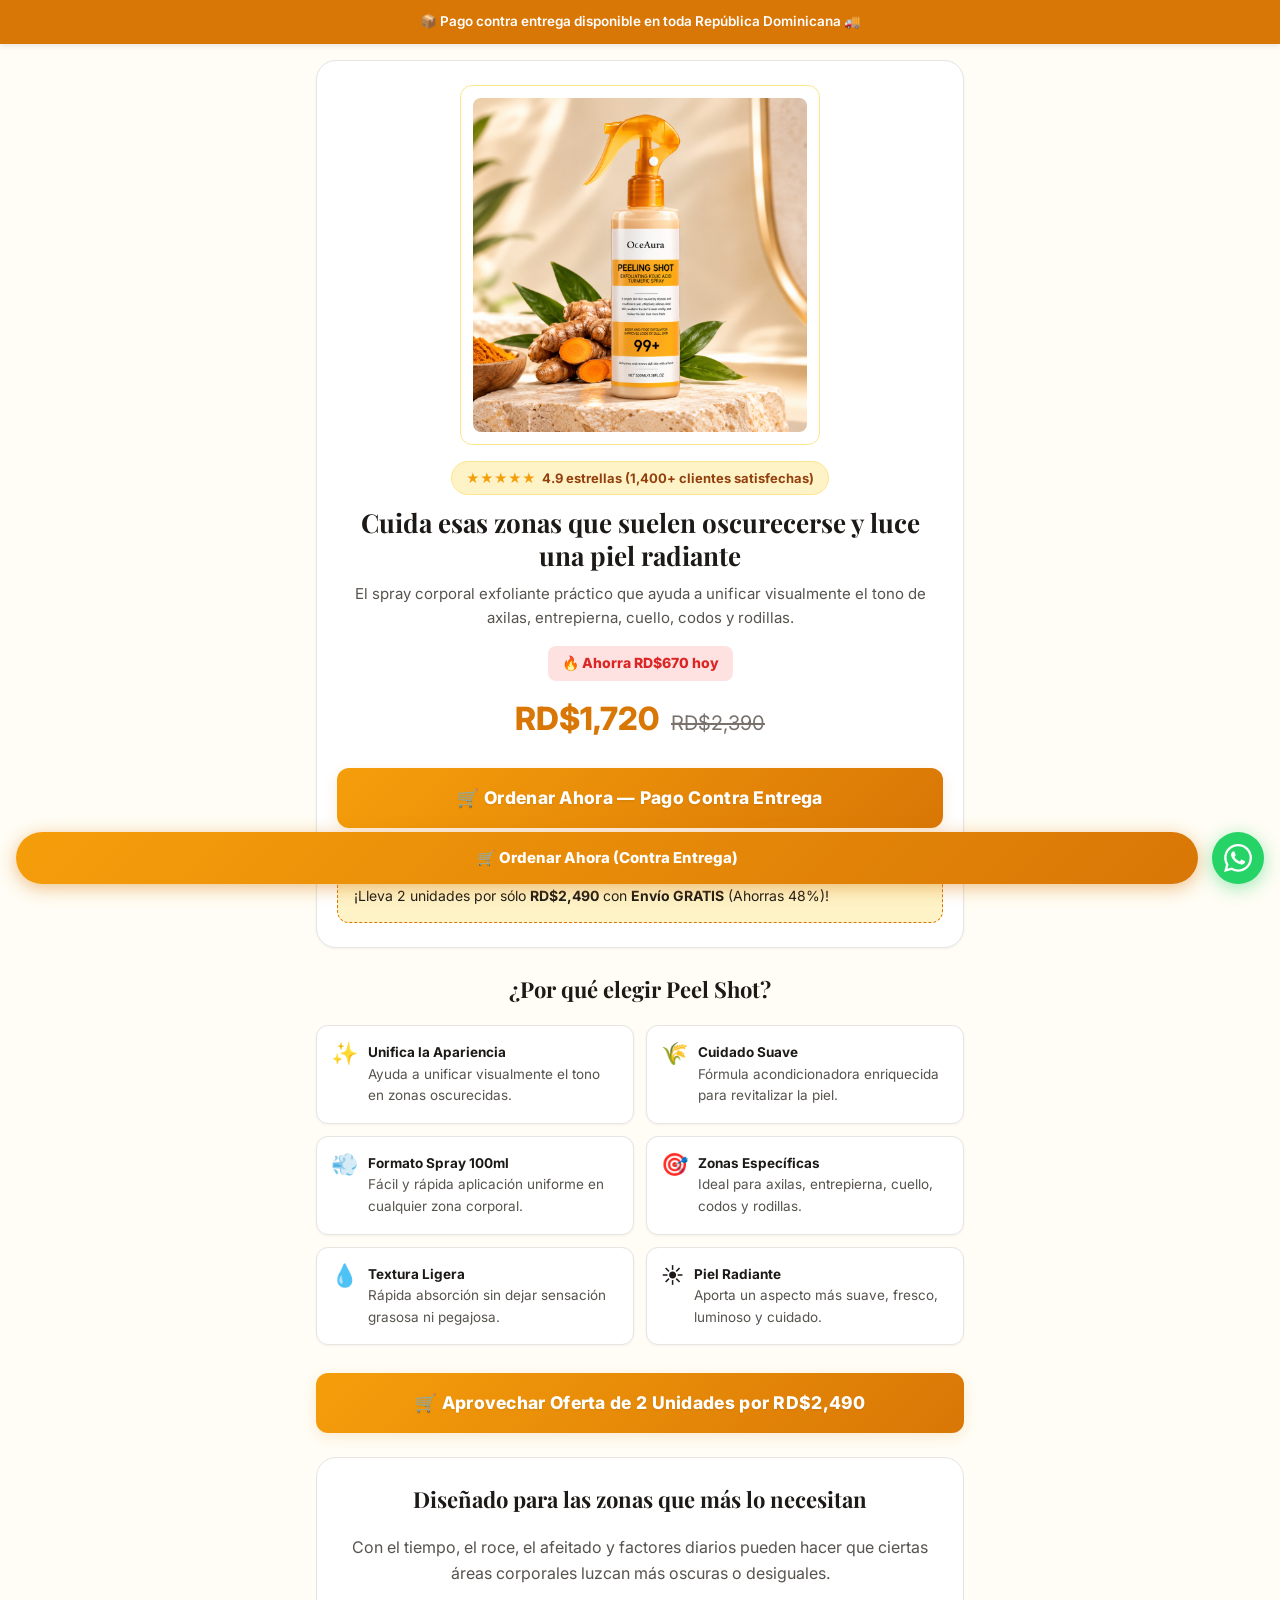
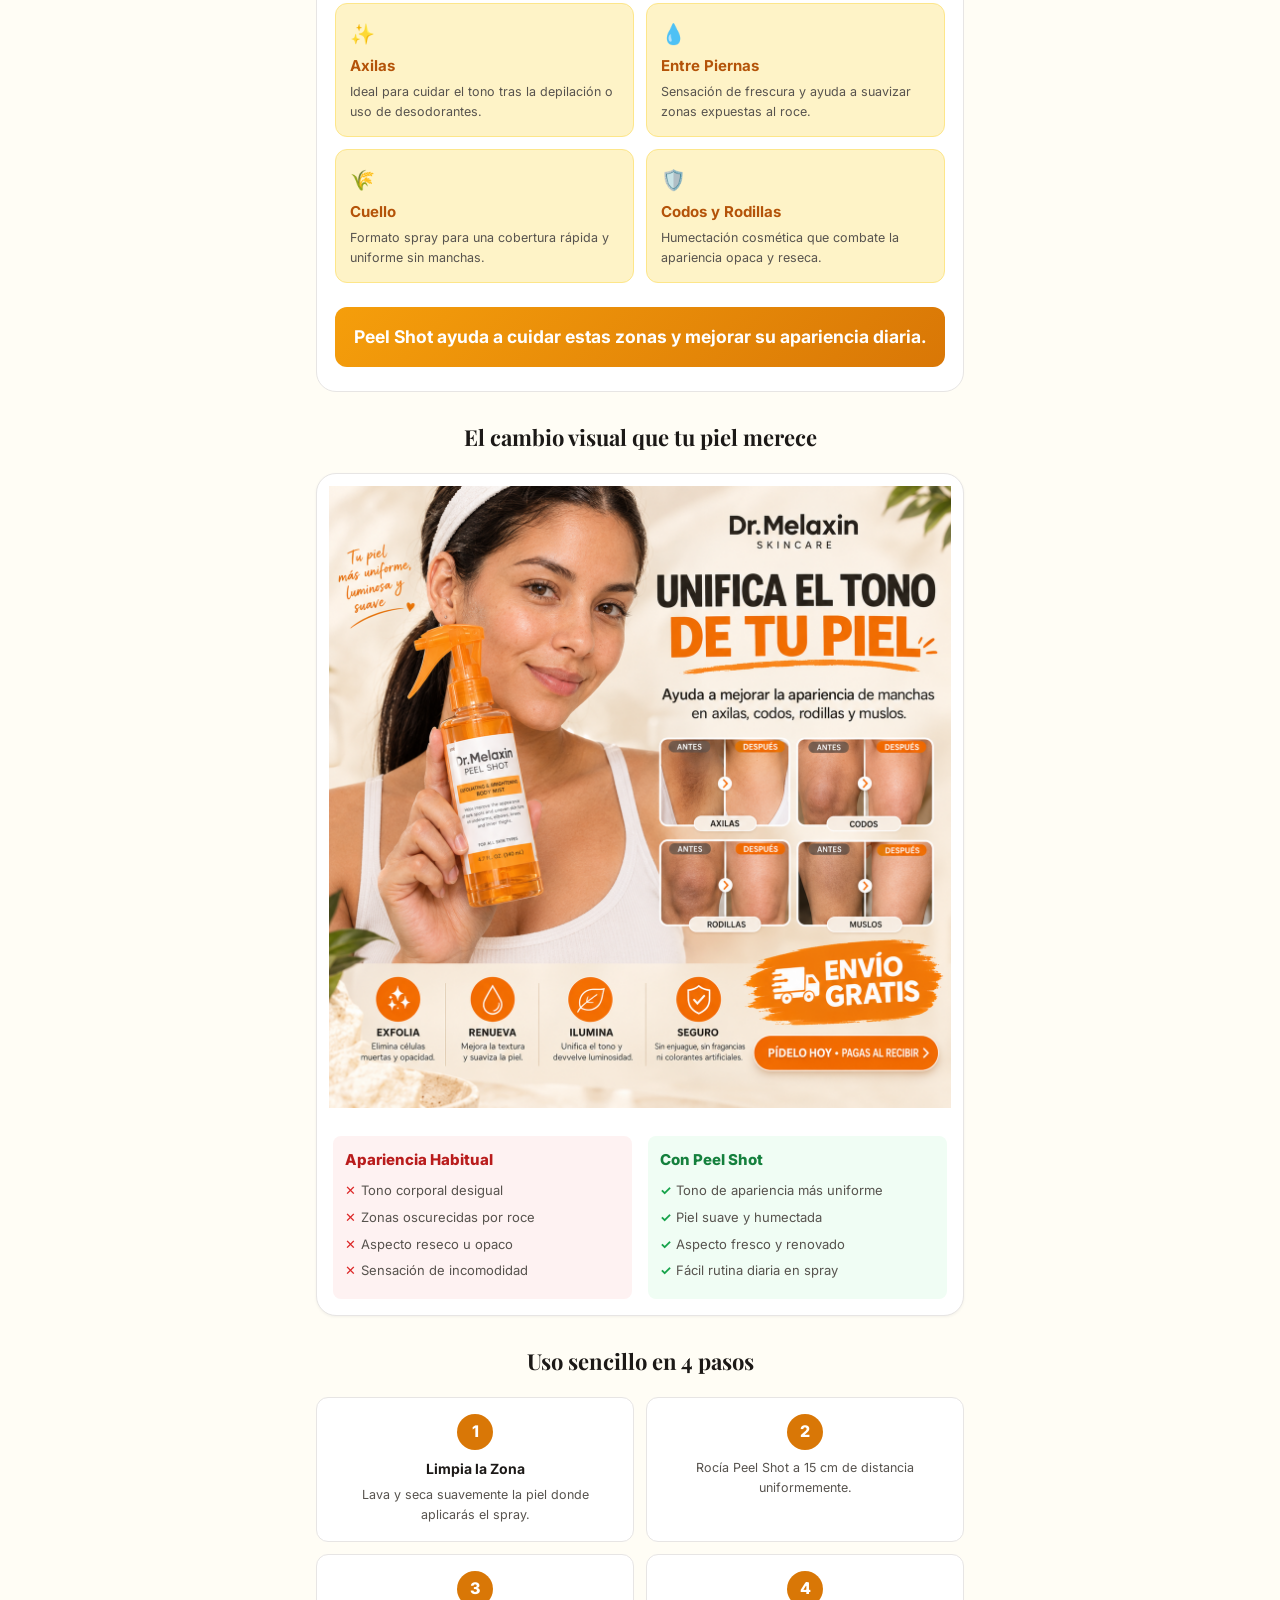
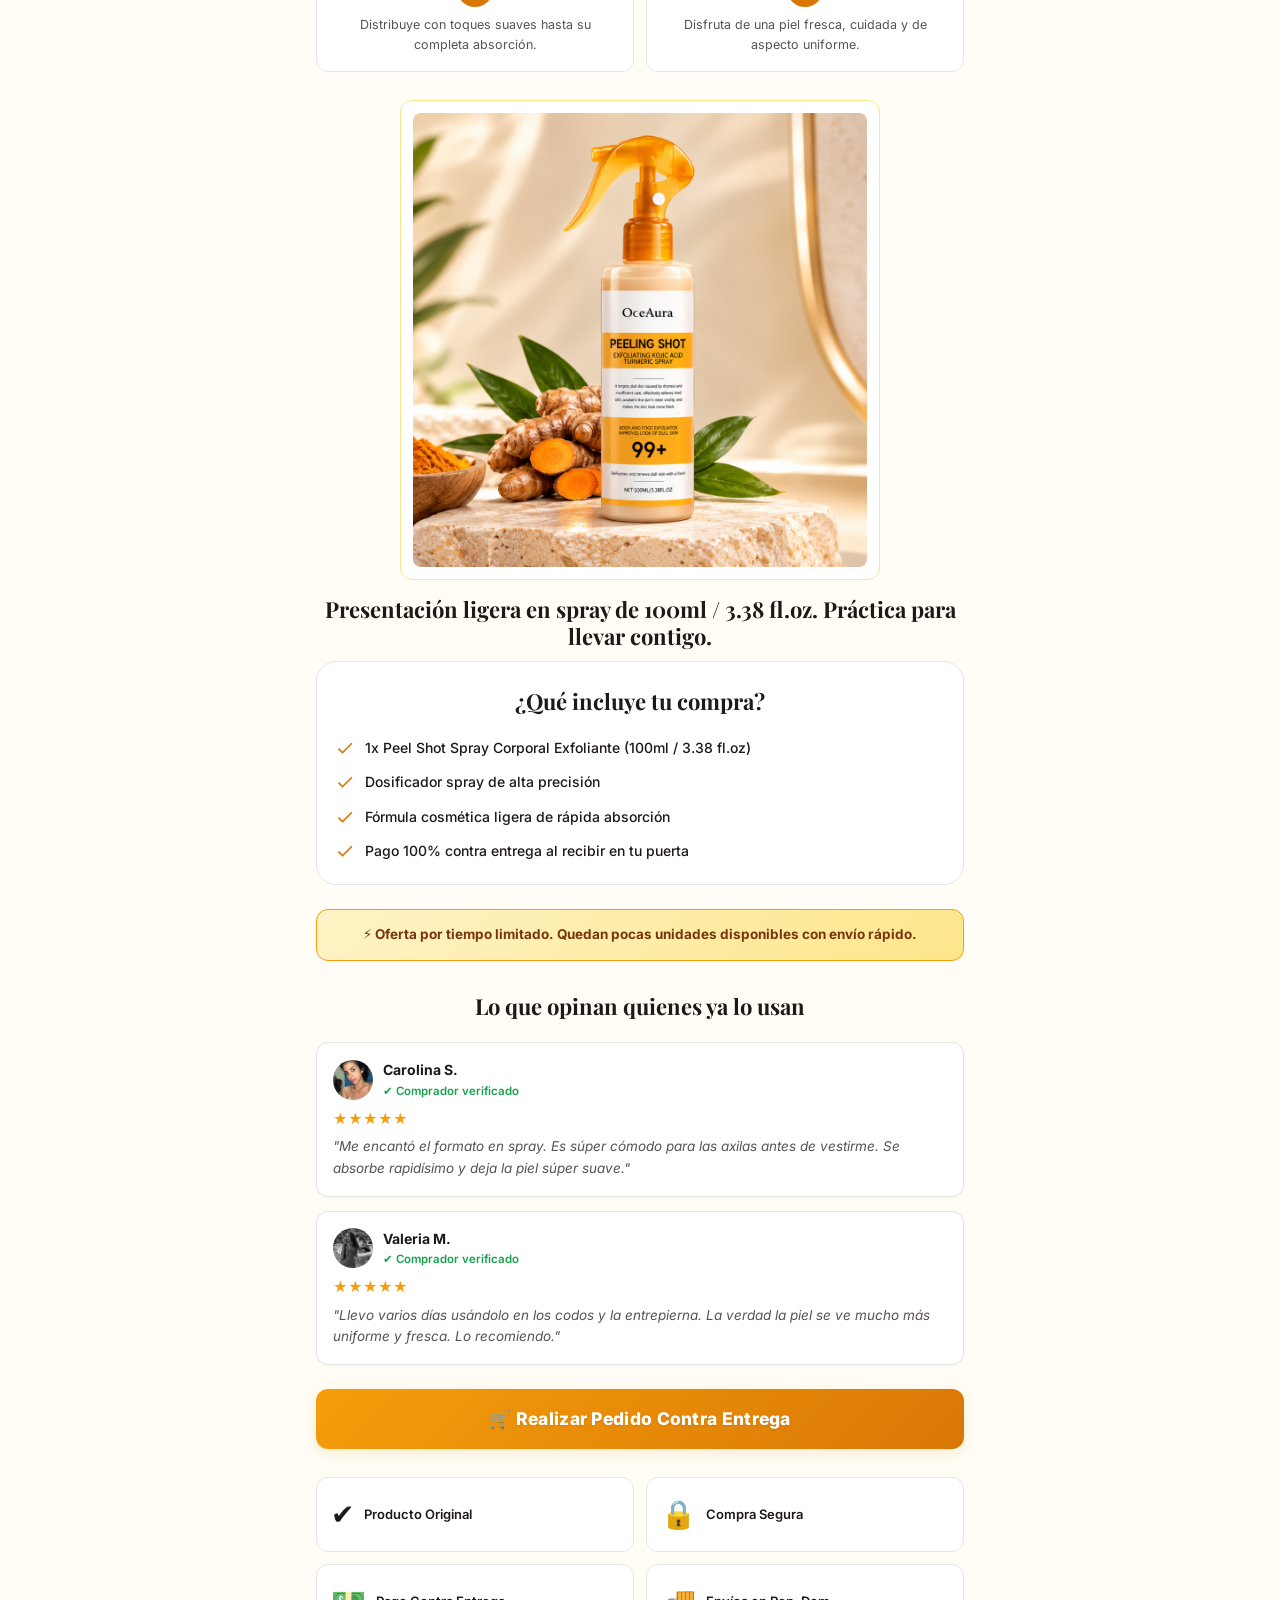
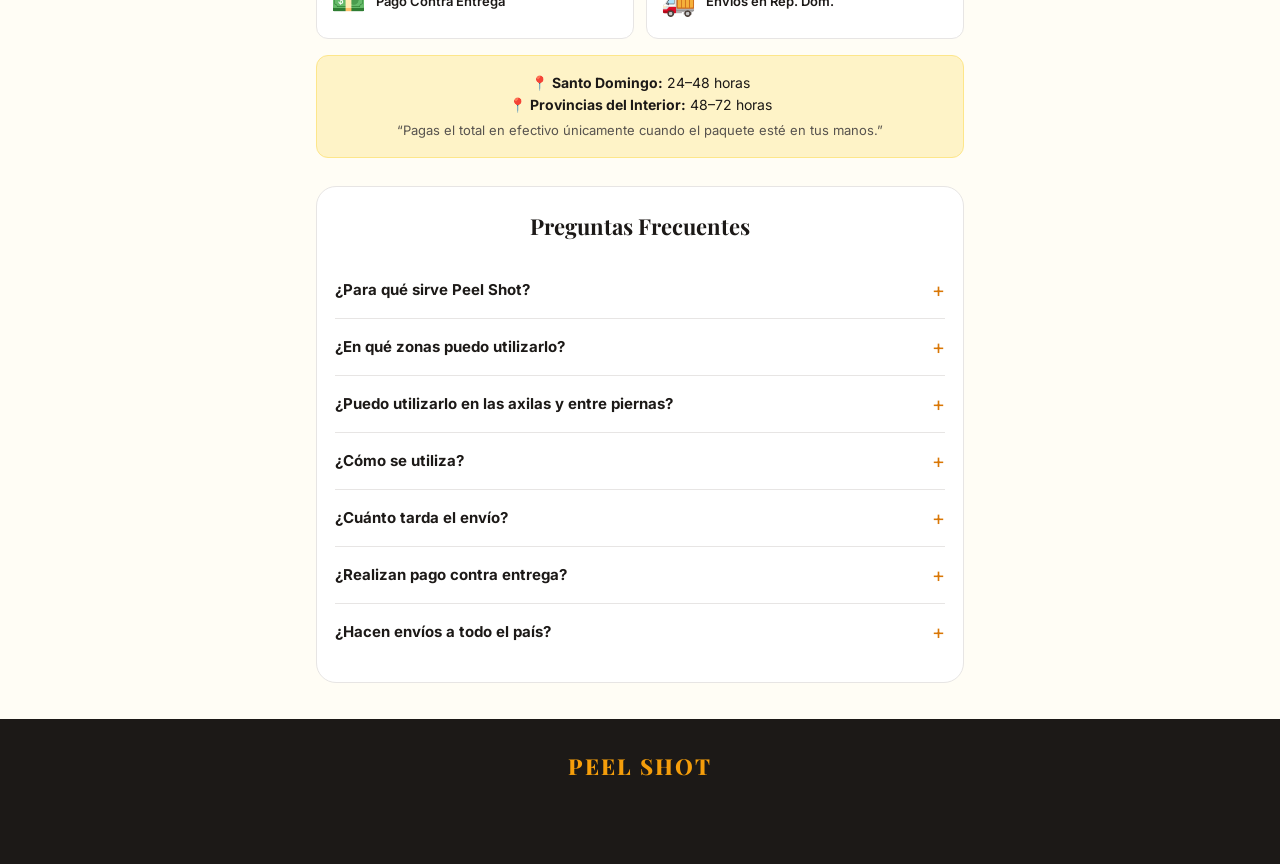
<file: index.html>
<!DOCTYPE html>
<html lang="es-DO">

<head>
    <meta charset="UTF-8">
    <meta name="viewport" content="width=device-width, initial-scale=1.0, maximum-scale=1.0, user-scalable=no">
    <title>Peel Shot Spray Corporal | Cuidado Exfoliante y Tono Uniforme</title>
    <meta name="description"
        content="Descubre Peel Shot Spray corporal exfoliante. Ayuda a unificar visualmente el tono de axilas, entrepierna, cuello, codos y rodillas. Paga al recibir en toda República Dominicana.">
    <link rel="canonical" href="https://peelshot-rd.com/">

    <!-- Open Graph Tags -->
    <meta property="og:title" content="Peel Shot — Spray Renovador de Tono Corporal">
    <meta property="og:description"
        content="Cuidado cosmético práctico para zonas corporales que suelen oscurecerse. Pago contra entrega en República Dominicana.">
    <meta property="og:image" content="producto/peel_shot_product.png">
    <meta property="og:type" content="website">

    <!-- Twitter Card -->
    <meta name="twitter:card" content="summary_large_image">
    <meta name="twitter:title" content="Peel Shot Spray Corporal Exfoliante">
    <meta name="twitter:description" content="Ayuda a unificar la apariencia del tono en axilas, entrepierna, cuello y rodillas.">
    <meta name="twitter:image" content="producto/peel_shot_product.png">

    <!-- Google Fonts -->
    <link rel="preconnect" href="https://fonts.googleapis.com">
    <link rel="preconnect" href="https://fonts.gstatic.com" crossorigin>
    <link
        href="https://fonts.googleapis.com/css2?family=Inter:wght@400;500;600;700;800&family=Playfair+Display:ital,wght@0,600;0,700;1,600&display=swap"
        rel="stylesheet">

    <!-- Stylesheet -->
    <link rel="stylesheet" href="styles.css">

    <!-- Central Configuration -->
    <script src="config.js"></script>

    <!-- Meta Pixel Code -->
    <script>
        (function() {
            const pixelId = (typeof CONFIG !== 'undefined' && CONFIG.pixelId) ? CONFIG.pixelId : '1806304374058727';
            !function (f, b, e, v, n, t, s) {
                if (f.fbq) return; n = f.fbq = function () {
                    n.callMethod ?
                        n.callMethod.apply(n, arguments) : n.queue.push(arguments)
                };
                if (!f._fbq) f._fbq = n; n.push = n; n.loaded = !0; n.version = '2.0';
                n.queue = []; t = b.createElement(e); t.async = !0;
                t.src = v; s = b.getElementsByTagName(e)[0];
                s.parentNode.insertBefore(t, s)
            }(window, document, 'script', 'https://connect.facebook.net/en_US/fbevents.js');
            fbq('init', pixelId);
            fbq('track', 'PageView');
            fbq('track', 'ViewContent', {
                content_name: 'Peel Shot Spray Corporal',
                content_type: 'product',
                currency: 'DOP',
                value: 1720
            });
        })();
    </script>

    <!-- Product Schema JSON-LD -->
    <script type="application/ld+json">
    {
      "@context": "https://schema.org/",
      "@type": "Product",
      "name": "Peel Shot Spray Corporal Exfoliante",
      "image": [
        "producto/peel_shot_product.png"
      ],
      "description": "Spray cosmético corporal para el cuidado de zonas propensas a apariencia oscurecida o tono desigual.",
      "brand": {
        "@type": "Brand",
        "name": "Peel Shot"
      },
      "offers": {
        "@type": "Offer",
        "url": "https://peelshot-rd.com/checkout.html",
        "priceCurrency": "DOP",
        "price": "1720",
        "availability": "https://schema.org/InStock"
      }
    }
    </script>
</head>

<body>

    <!-- 1. BARRA SUPERIOR FIJA -->
    <div class="top-bar">
        📦 Pago contra entrega disponible en toda República Dominicana 🚚
    </div>

    <div class="container">

        <!-- 2. HERO PRINCIPAL -->
        <section class="hero text-center">
            <div class="product-image-container hero-product-image-container">
                <img src="producto/peel_shot_hero.jpg" alt="Peel Shot Spray Corporal" class="hero-image-fit"
                    onerror="this.src='producto/peel_shot_product.png';">
            </div>

            <div class="reviews-badge">
                <span class="stars">★★★★★</span>
                <span>4.9 estrellas (1,400+ clientes satisfechas)</span>
            </div>

            <h1 class="hero-title" id="hero-title-text">Cuida esas zonas que suelen oscurecerse y luce una piel radiante</h1>
            <p class="hero-subtitle" id="hero-subtitle-text">El spray corporal exfoliante práctico que ayuda a unificar visualmente el tono de axilas, entrepierna, cuello, codos y rodillas.</p>

            <div class="savings-badge" id="hero-savings-badge">🔥 Ahorra RD$670 hoy</div>

            <div class="price-block" style="justify-content: center;">
                <span class="current-price" id="hero-current-price">RD$1,720</span>
                <span class="old-price" id="hero-old-price">RD$2,390</span>
            </div>

            <a href="checkout.html?offer=2#oferta" class="btn btn-primary mt-2 btn-track-checkout">
                🛒 Ordenar Ahora — Pago Contra Entrega
            </a>

            <!-- Oferta Destacada en Hero -->
            <div class="hero-promo-box mt-3">
                <strong class="text-gold" style="font-size: 14px; display: block; margin-bottom: 4px;">🔥 OFERTA ESPECIAL MÁS ELEGIDA:</strong>
                ¡Lleva 2 unidades por sólo <strong>RD$2,490</strong> con <strong>Envío GRATIS</strong> (Ahorras 48%)!
            </div>
        </section>

        <!-- 3. BENEFICIOS CON ICONOS -->
        <section class="benefits-section">
            <h2 class="section-title">¿Por qué elegir Peel Shot?</h2>
            <div class="benefits-grid" id="benefits-container">
                <div class="benefit-item">
                    <div class="benefit-icon">✨</div>
                    <div class="benefit-text"><strong>Unifica la Apariencia</strong><br>Ayuda a suavizar el tono en zonas oscurecidas.</div>
                </div>
                <div class="benefit-item">
                    <div class="benefit-icon">🌾</div>
                    <div class="benefit-text"><strong>Cuidado Suave</strong><br>Formulación cosmética libre de sensación pegajosa.</div>
                </div>
                <div class="benefit-item">
                    <div class="benefit-icon">💨</div>
                    <div class="benefit-text"><strong>Formato Spray 100ml</strong><br>Aplicación uniforme sin ensuciarte las manos.</div>
                </div>
                <div class="benefit-item">
                    <div class="benefit-icon">🎯</div>
                    <div class="benefit-text"><strong>Zonas Específicas</strong><br>Ideal para axilas, entrepierna, cuello y rodillas.</div>
                </div>
            </div>
        </section>

        <!-- 4. SEGUNDO CTA -->
        <div class="text-center my-4">
            <a href="checkout.html?offer=2#oferta" class="btn btn-primary btn-track-checkout">
                🛒 Aprovechar Oferta de 2 Unidades por RD$2,490
            </a>
        </div>

        <!-- 5. PROBLEMA / ZONAS OBJETIVO -->
        <section class="problem-solution-section">
            <h2 class="section-title">Diseñado para las zonas que más lo necesitan</h2>
            <p class="text-center text-soft mb-3">Con el tiempo, el roce, el afeitado y factores diarios pueden hacer que ciertas áreas corporales luzcan más oscuras o desiguales.</p>

            <div class="zones-grid">
                <div class="zone-card">
                    <div class="zone-icon">✨</div>
                    <h3>Axilas</h3>
                    <p>Ideal para cuidar el tono tras la depilación o uso de desodorantes.</p>
                </div>
                <div class="zone-card">
                    <div class="zone-icon">💧</div>
                    <h3>Entre Piernas</h3>
                    <p>Sensación de frescura y ayuda a suavizar zonas expuestas al roce.</p>
                </div>
                <div class="zone-card">
                    <div class="zone-icon">🌾</div>
                    <h3>Cuello</h3>
                    <p>Formato spray para una cobertura rápida y uniforme sin manchas.</p>
                </div>
                <div class="zone-card">
                    <div class="zone-icon">🛡️</div>
                    <h3>Codos y Rodillas</h3>
                    <p>Humectación cosmética que combate la apariencia opaca y reseca.</p>
                </div>
            </div>

            <div class="solution-highlight mt-4 text-center">
                <h3>Peel Shot ayuda a cuidar estas zonas y mejorar su apariencia diaria.</h3>
            </div>
        </section>

        <!-- 6. ANTES Y DESPUÉS / COMPARACIÓN COSMÉTICA -->
        <section class="comparison-section">
            <h2 class="section-title">El cambio visual que tu piel merece</h2>
            <div class="comparison-box">
                <div class="comparison-image" style="background-color: transparent;">
                    <img src="producto/peel_shot_zones.png" alt="Peel Shot Aplicación" onerror="this.style.display='none';">
                </div>
                <div class="comparison-content">
                    <div class="comparison-col before">
                        <div class="comparison-title">Apariencia Habitual</div>
                        <ul class="comparison-list">
                            <li>Tono corporal desigual</li>
                            <li>Zonas oscurecidas por roce</li>
                            <li>Aspecto reseco u opaco</li>
                            <li>Sensación de incomodidad</li>
                        </ul>
                    </div>
                    <div class="comparison-col after">
                        <div class="comparison-title">Con Peel Shot</div>
                        <ul class="comparison-list">
                            <li>Tono de apariencia más uniforme</li>
                            <li>Piel suave y humectada</li>
                            <li>Aspecto fresco y renovado</li>
                            <li>Fácil rutina diaria en spray</li>
                        </ul>
                    </div>
                </div>
            </div>
        </section>

        <!-- 7. CÓMO UTILIZAR -->
        <section class="steps-section">
            <h2 class="section-title">Uso sencillo en 4 pasos</h2>
            <div class="steps-container">
                <div class="step-card">
                    <div class="step-number">1</div>
                    <div class="step-title">Limpia la Zona</div>
                    <div class="step-text">Lava y seca suavemente la piel donde aplicarás el spray.</div>
                </div>
                <div class="step-card">
                    <div class="step-number">2</div>
                    <div class="step-text">Rocía Peel Shot a 15 cm de distancia uniformemente.</div>
                </div>
                <div class="step-card">
                    <div class="step-number">3</div>
                    <div class="step-text">Distribuye con toques suaves hasta su completa absorción.</div>
                </div>
                <div class="step-card">
                    <div class="step-number">4</div>
                    <div class="step-text">Disfruta de una piel fresca, cuidada y de aspecto uniforme.</div>
                </div>
            </div>
        </section>

        <!-- 8. IMAGEN GRANDE DEL PRODUCTO -->
        <section class="text-center pb-4">
            <div class="product-image-container" style="max-width: 480px; margin: 0 auto 16px auto;">
                <img src="producto/peel_shot_hero.jpg" alt="Peel Shot Spray Packaging" class="hero-image-fit"
                    onerror="this.src='producto/peel_shot_product.png';">
            </div>
            <h3 class="hero-title" style="font-size: 22px;">Presentación ligera en spray de 100ml / 3.38 fl.oz. Práctica para llevar contigo.</h3>
        </section>

        <!-- 9. QUÉ INCLUYE LA COMPRA -->
        <section class="includes-section">
            <h2 class="section-title">¿Qué incluye tu compra?</h2>
            <div class="includes-list" id="includes-container">
                <div class="includes-item">
                    <svg viewBox="0 0 24 24"><path d="M9 16.17L4.83 12l-1.42 1.41L9 19 21 7l-1.41-1.41z"/></svg>
                    1x Peel Shot Spray Corporal Exfoliante (100ml / 3.38 fl.oz)
                </div>
                <div class="includes-item">
                    <svg viewBox="0 0 24 24"><path d="M9 16.17L4.83 12l-1.42 1.41L9 19 21 7l-1.41-1.41z"/></svg>
                    Dosificador spray de alta precisión
                </div>
                <div class="includes-item">
                    <svg viewBox="0 0 24 24"><path d="M9 16.17L4.83 12l-1.42 1.41L9 19 21 7l-1.41-1.41z"/></svg>
                    Fórmula cosmética ligera de rápida absorción
                </div>
                <div class="includes-item">
                    <svg viewBox="0 0 24 24"><path d="M9 16.17L4.83 12l-1.42 1.41L9 19 21 7l-1.41-1.41z"/></svg>
                    Pago 100% contra entrega al recibir en tu puerta
                </div>
            </div>
        </section>

        <!-- 10. BANNER DE URGENCIA -->
        <div class="urgency-banner">
            ⚡ Oferta por tiempo limitado. Quedan pocas unidades disponibles con envío rápido.
        </div>

        <!-- 11. TESTIMONIOS DE CLIENTES -->
        <section class="testimonials-section">
            <h2 class="section-title">Lo que opinan quienes ya lo usan</h2>
            <div class="testimonials-grid" id="testimonials-container">
                <div class="testimonial-card">
                    <div class="testimonial-author">
                        <div class="testimonial-avatar">
                            <img src="perfil-testimonios/perfil1.jpg" alt="Carolina" onerror="this.style.display='none';">
                        </div>
                        <div>
                            <div class="testimonial-name">Carolina S.</div>
                            <div class="verified-buyer">✔ Comprador verificado</div>
                        </div>
                    </div>
                    <div class="testimonial-stars">★★★★★</div>
                    <p class="testimonial-text">"Me encantó el formato en spray. Es súper cómodo para las axilas antes de vestirme. Se absorbe rapidísimo y deja la piel súper suave."</p>
                </div>

                <div class="testimonial-card">
                    <div class="testimonial-author">
                        <div class="testimonial-avatar">
                            <img src="perfil-testimonios/perfil2.jpg" alt="Valeria" onerror="this.style.display='none';">
                        </div>
                        <div>
                            <div class="testimonial-name">Valeria M.</div>
                            <div class="verified-buyer">✔ Comprador verificado</div>
                        </div>
                    </div>
                    <div class="testimonial-stars">★★★★★</div>
                    <p class="testimonial-text">"Llevo varios días usándolo en los codos y la entrepierna. La verdad la piel se ve mucho más uniforme y fresca. Lo recomiendo."</p>
                </div>
            </div>

            <div class="text-center mt-4 mb-3">
                <a href="checkout.html?offer=2#oferta" class="btn btn-primary btn-track-checkout">
                    🛒 Realizar Pedido Contra Entrega
                </a>
            </div>
        </section>

        <!-- 12. BADGES DE CONFIANZA & 13. INFORMACIÓN DE ENTREGA -->
        <section class="trust-badges">
            <div class="trust-badge-item">
                <span style="font-size: 28px;">✔️</span>
                <span>Producto Original</span>
            </div>
            <div class="trust-badge-item">
                <span style="font-size: 28px;">🔒</span>
                <span>Compra Segura</span>
            </div>
            <div class="trust-badge-item">
                <span style="font-size: 28px;">💵</span>
                <span>Pago Contra Entrega</span>
            </div>
            <div class="trust-badge-item">
                <span style="font-size: 28px;">🚚</span>
                <span>Envíos en Rep. Dom.</span>
            </div>
        </section>

        <div class="delivery-info">
            <p>📍 <strong>Santo Domingo:</strong> 24–48 horas</p>
            <p>📍 <strong>Provincias del Interior:</strong> 48–72 horas</p>
            <p class="text-soft mt-1" style="font-weight:normal; font-size: 13px;">
                “Pagas el total en efectivo únicamente cuando el paquete esté en tus manos.”
            </p>
        </div>

        <!-- 14. PREGUNTAS FRECUENTES (FAQ) -->
        <section class="faq-section">
            <h2 class="section-title">Preguntas Frecuentes</h2>
            <div id="faq-container">
                <details>
                    <summary>¿Para qué sirve Peel Shot?</summary>
                    <p>Es un spray cosmético corporal formulado para brindar cuidado y ayudar a mejorar la apariencia visual de zonas con tono desigual o apariencia oscurecida.</p>
                </details>
                <details>
                    <summary>¿En qué zonas puedo utilizarlo?</summary>
                    <p>Es ideal para axilas, entrepierna, cuello, codos, rodillas y otras partes del cuerpo que desees cuidar.</p>
                </details>
                <details>
                    <summary>¿Puedo utilizarlo en las axilas y entre piernas?</summary>
                    <p>Sí, su formato spray permite una aplicación práctica, higiénica y uniforme en axilas y entrepierna.</p>
                </details>
                <details>
                    <summary>¿Cómo se utiliza?</summary>
                    <p>Aplica sobre la piel limpia y seca, distribuye ligeramente y deja que se absorba por completo. Puedes utilizarlo diariamente.</p>
                </details>
                <details>
                    <summary>¿Cuánto tarda el envío?</summary>
                    <p>En Santo Domingo la entrega toma de 24 a 48 horas. Para las provincias del interior del país, de 48 a 72 horas.</p>
                </details>
                <details>
                    <summary>¿Realizan pago contra entrega?</summary>
                    <p>¡Sí! Pagas en efectivo directamente al repartidor al momento de recibir el producto en tu domicilio.</p>
                </details>
            </div>
        </section>

    </div><!-- End Container -->

    <!-- FOOTER -->
    <footer class="footer">
        <div class="container text-center">
            <p class="footer-brand">PEEL SHOT</p>
        </div>
    </footer>

    <!-- BOTÓN DE ORDENAR FLOTANTE -->
    <a href="checkout.html?offer=2#oferta" class="order-float-btn btn-track-checkout">
        🛒 Ordenar Ahora (Contra Entrega)
    </a>

    <!-- BOTÓN WHATSAPP FLOTANTE -->
    <a href="https://wa.me/18097651290?text=Hola%2C%20quisiera%20m%C3%A1s%20informaci%C3%B3n%20sobre%20Peel%20Shot" id="wa-float-btn" class="whatsapp-float" target="_blank" rel="noopener">
        <svg viewBox="0 0 24 24">
            <path d="M17.472 14.382c-.297-.149-1.758-.867-2.03-.967-.273-.099-.471-.148-.67.15-.197.297-.767.966-.94 1.164-.173.199-.347.223-.644.075-.297-.15-1.255-.463-2.39-1.475-.883-.788-1.48-1.761-1.653-2.059-.173-.297-.018-.458.13-.606.134-.133.298-.347.446-.52.149-.174.198-.298.298-.497.099-.198.05-.371-.025-.52-.075-.149-.669-1.612-.916-2.207-.242-.579-.487-.5-.669-.51-.173-.008-.371-.01-.57-.01-.198 0-.52.074-.792.372-.272.297-1.04 1.016-1.04 2.479 0 1.462 1.065 2.875 1.213 3.074.149.198 2.096 3.2 5.077 4.487.709.306 1.262.489 1.694.625.712.227 1.36.195 1.871.118.571-.085 1.758-.719 2.006-1.413.248-.694.248-1.289.173-1.413-.074-.124-.272-.198-.57-.347m-5.421 7.403h-.004a9.87 9.87 0 01-5.031-1.378l-.361-.214-3.741.982.998-3.648-.235-.374a9.86 9.86 0 01-1.51-5.26c.001-5.45 4.436-9.884 9.888-9.884 2.64 0 5.122 1.03 6.988 2.898a9.825 9.825 0 012.893 6.994c-.003 5.45-4.437 9.884-9.885 9.885m8.413-18.297A11.815 11.815 0 0012.05 0C5.495 0 .16 5.335.157 11.892c0 2.096.547 4.142 1.588 5.945L.057 24l6.305-1.654a11.882 11.882 0 005.683 1.448h.005c6.554 0 11.89-5.335 11.893-11.893a11.821 11.821 0 00-3.48-8.413z" />
        </svg>
    </a>

    <!-- Main JS -->
    <script src="script.js"></script>

</body>

</html>
</file>
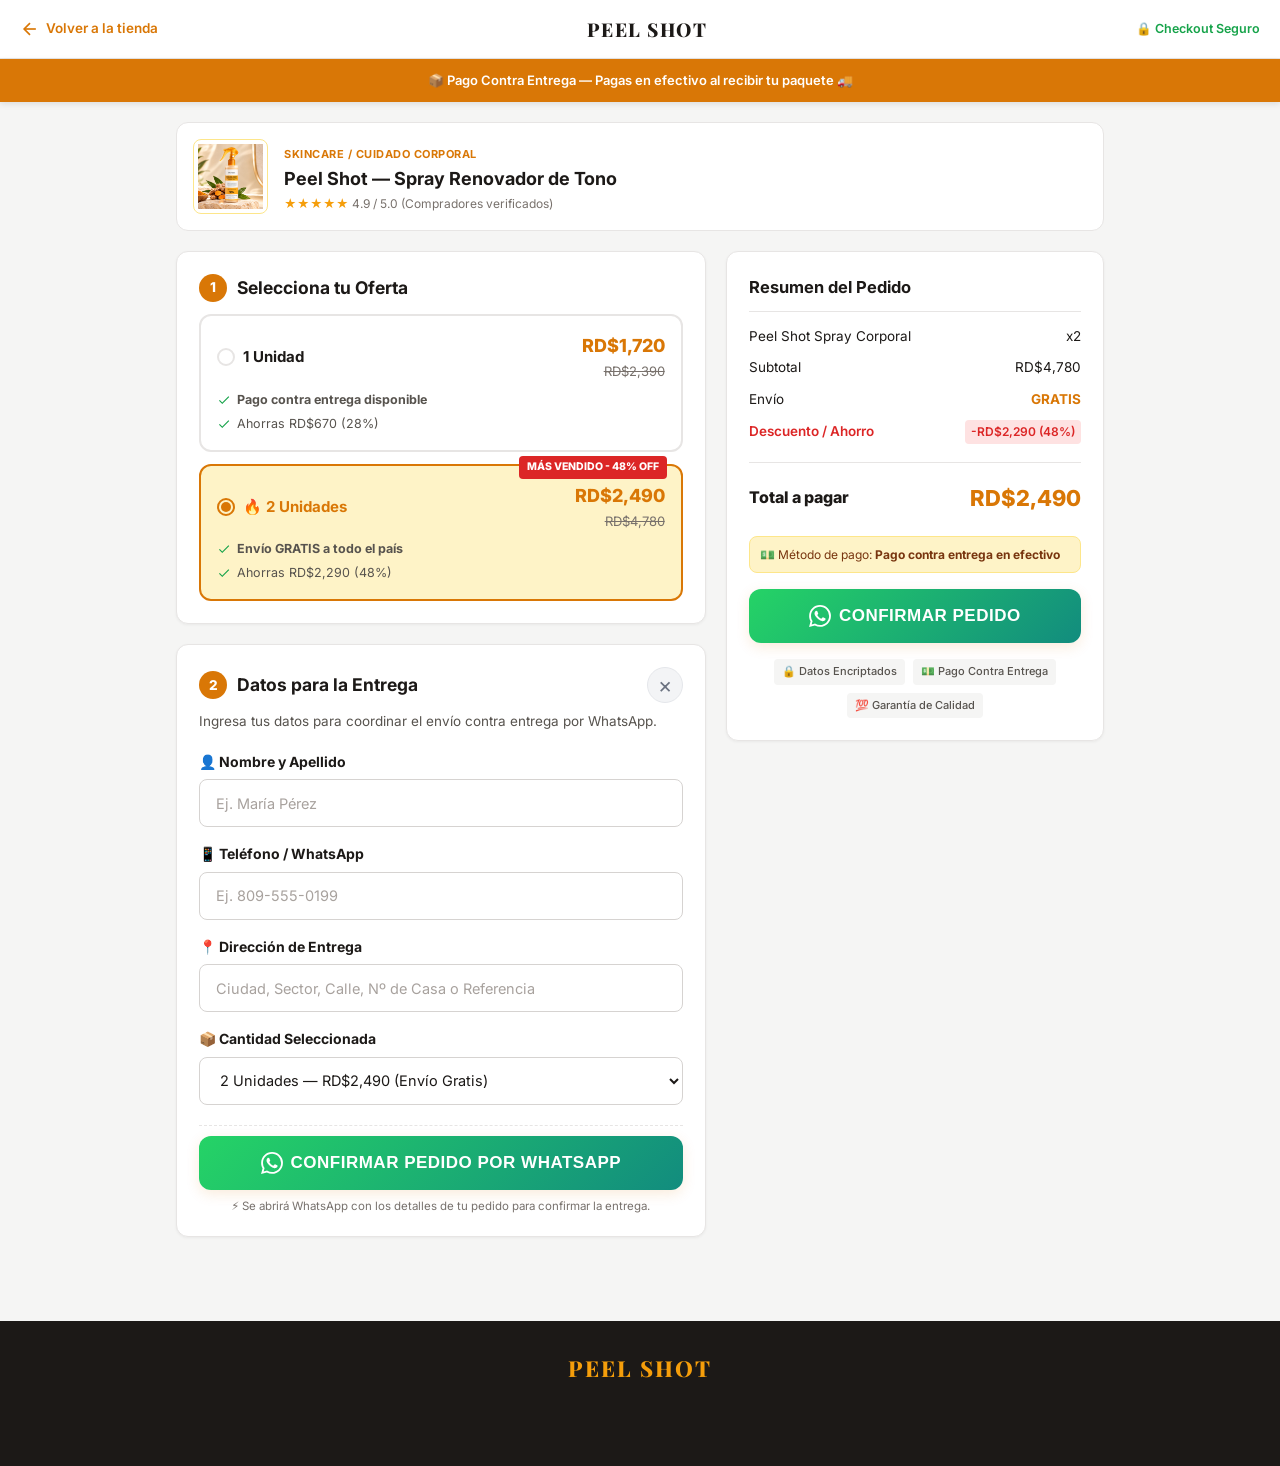
<file: checkout.html>
<!DOCTYPE html>
<html lang="es-DO">

<head>
    <meta charset="UTF-8">
    <meta name="viewport" content="width=device-width, initial-scale=1.0, maximum-scale=1.0, user-scalable=no">
    <title>Finalizar Pedido | Peel Shot Spray Corporal Exfoliante</title>
    <meta name="description" content="Completa tu pedido de Peel Shot Spray Corporal con pago contra entrega en toda República Dominicana.">
    <meta name="robots" content="noindex, follow">

    <!-- Google Fonts -->
    <link rel="preconnect" href="https://fonts.googleapis.com">
    <link rel="preconnect" href="https://fonts.gstatic.com" crossorigin>
    <link href="https://fonts.googleapis.com/css2?family=Inter:wght@400;500;600;700;800&family=Playfair+Display:ital,wght@0,600;0,700;1,600&display=swap" rel="stylesheet">

    <!-- Custom CSS -->
    <link rel="stylesheet" href="styles.css">

    <!-- Config script -->
    <script src="config.js"></script>

    <!-- Meta Pixel Code -->
    <script>
        (function() {
            const pixelId = (typeof CONFIG !== 'undefined' && CONFIG.pixelId) ? CONFIG.pixelId : '1806304374058727';
            !function (f, b, e, v, n, t, s) {
                if (f.fbq) return; n = f.fbq = function () {
                    n.callMethod ?
                        n.callMethod.apply(n, arguments) : n.queue.push(arguments)
                };
                if (!f._fbq) f._fbq = n; n.push = n; n.loaded = !0; n.version = '2.0';
                n.queue = []; t = b.createElement(e); t.async = !0;
                t.src = v; s = b.getElementsByTagName(e)[0];
                s.parentNode.insertBefore(t, s)
            }(window, document, 'script', 'https://connect.facebook.net/en_US/fbevents.js');
            fbq('init', pixelId);
            fbq('track', 'PageView');
            fbq('track', 'InitiateCheckout', {
                content_name: 'Peel Shot Spray',
                content_type: 'product',
                currency: 'DOP',
                value: 2490
            });
        })();
    </script>
</head>

<body class="checkout-page">

    <!-- Header Navigation Bar -->
    <header class="checkout-header">
        <a href="index.html" class="back-link">
            <svg viewBox="0 0 24 24" width="20" height="20" fill="none" stroke="currentColor" stroke-width="2">
                <line x1="19" y1="12" x2="5" y2="12"></line>
                <polyline points="12 19 5 12 12 5"></polyline>
            </svg>
            Volver a la tienda
        </a>
        <div class="checkout-logo">PEEL SHOT</div>
        <div class="secure-badge-header">
            🔒 Checkout Seguro
        </div>
    </header>

    <!-- Top Notice Bar -->
    <div class="top-bar" style="background-color: var(--gold-primary); font-size: 13px; font-weight: 600;">
        📦 Pago Contra Entrega — Pagas en efectivo al recibir tu paquete 🚚
    </div>

    <main class="checkout-container">

        <!-- Product Summary Bar -->
        <section class="checkout-product-preview">
            <div class="checkout-product-thumb">
                <img src="producto/peel_shot_hero.jpg" alt="Peel Shot Spray" id="checkout-prod-img"
                    onerror="this.src='producto/peel_shot_product.png';">
            </div>
            <div class="checkout-product-info">
                <span class="product-category">Skincare / Cuidado Corporal</span>
                <h1 class="checkout-product-title" id="checkout-prod-title">Peel Shot — Spray Renovador de Tono</h1>
                <div class="product-rating">
                    <span class="stars">★★★★★</span>
                    <span>4.9 / 5.0 (Compradores verificados)</span>
                </div>
            </div>
        </section>

        <!-- Main Grid Layout -->
        <div class="checkout-grid">

            <!-- Left Column: Offer Selector & Form -->
            <div class="checkout-main">

                <!-- 1. Offer Selector Section -->
                <section class="checkout-card" id="oferta">
                    <h2 class="checkout-step-title">
                        <span class="step-num">1</span>
                        Selecciona tu Oferta
                    </h2>

                    <div class="offers-section" id="checkout-offers-container" style="padding-top: 0;">
                        <!-- Offers will be rendered dynamically from config.js -->
                    </div>
                </section>

                <!-- Oferta seleccionada (compacto, visible después de elegir) -->
                <div class="selected-offer-bar" id="selected-offer-bar" style="display:none;">
                    <span class="selected-offer-icon">✅</span>
                    <span id="selected-offer-summary-text">2 Unidades — RD$2,490 · Envío GRATIS</span>
                    <button type="button" class="change-offer-btn" id="btn-change-offer">Cambiar</button>
                </div>

                <!-- 2. Delivery & Customer Information Form -->
                <section class="checkout-card" id="datos-form">
                    <div class="form-header-row">
                        <h2 class="checkout-step-title" style="margin:0;">
                            <span class="step-num">2</span>
                            Datos para la Entrega
                        </h2>
                        <a href="index.html" class="form-close-btn" title="Volver a la tienda" aria-label="Cerrar formulario">&times;</a>
                    </div>
                    <p class="checkout-subtitle">Ingresa tus datos para coordinar el envío contra entrega por WhatsApp.</p>

                    <form id="checkout-form" novalidate>
                        <input type="hidden" id="selected-offer-id" value="2">
                        <input type="hidden" id="selected-qty" value="2">
                        <input type="hidden" id="selected-total" value="2490">

                        <div class="form-group">
                            <label class="form-label" for="client-name">👤 Nombre y Apellido</label>
                            <input type="text" id="client-name" class="form-control" placeholder="Ej. María Pérez">
                            <span class="error-msg" id="err-name">Por favor escribe tu nombre.</span>
                        </div>

                        <div class="form-group">
                            <label class="form-label" for="client-phone">📱 Teléfono / WhatsApp</label>
                            <input type="tel" id="client-phone" class="form-control" placeholder="Ej. 809-555-0199">
                            <span class="error-msg" id="err-phone">Por favor escribe tu número de teléfono.</span>
                        </div>

                        <div class="form-group">
                            <label class="form-label" for="client-address">📍 Dirección de Entrega</label>
                            <input type="text" id="client-address" class="form-control" placeholder="Ciudad, Sector, Calle, Nº de Casa o Referencia">
                            <span class="error-msg" id="err-address">Por favor escribe tu dirección de entrega.</span>
                        </div>

                        <div class="form-group mb-4">
                            <label class="form-label" for="client-qty-select">📦 Cantidad Seleccionada</label>
                            <select id="client-qty-select" class="form-control">
                                <option value="1">1 Unidad — RD$1,720</option>
                                <option value="2" selected>2 Unidades — RD$2,490 (Envío Gratis)</option>
                            </select>
                        </div>

                        <!-- Direct Form Action Button for Mobile & Desktop -->
                        <div class="form-submit-container">
                            <button type="button" class="btn btn-whatsapp-order btn-submit-order">
                                <svg viewBox="0 0 24 24" class="wa-icon">
                                    <path d="M17.472 14.382c-.297-.149-1.758-.867-2.03-.967-.273-.099-.471-.148-.67.15-.197.297-.767.966-.94 1.164-.173.199-.347.223-.644.075-.297-.15-1.255-.463-2.39-1.475-.883-.788-1.48-1.761-1.653-2.059-.173-.297-.018-.458.13-.606.134-.133.298-.347.446-.52.149-.174.198-.298.298-.497.099-.198.05-.371-.025-.52-.075-.149-.669-1.612-.916-2.207-.242-.579-.487-.5-.669-.51-.173-.008-.371-.01-.57-.01-.198 0-.52.074-.792.372-.272.297-1.04 1.016-1.04 2.479 0 1.462 1.065 2.875 1.213 3.074.149.198 2.096 3.2 5.077 4.487.709.306 1.262.489 1.694.625.712.227 1.36.195 1.871.118.571-.085 1.758-.719 2.006-1.413.248-.694.248-1.289.173-1.413-.074-.124-.272-.198-.57-.347m-5.421 7.403h-.004a9.87 9.87 0 01-5.031-1.378l-.361-.214-3.741.982.998-3.648-.235-.374a9.86 9.86 0 01-1.51-5.26c.001-5.45 4.436-9.884 9.888-9.884 2.64 0 5.122 1.03 6.988 2.898a9.825 9.825 0 012.893 6.994c-.003 5.45-4.437 9.884-9.885 9.884m8.413-18.297A11.815 11.815 0 0012.05 0C5.495 0 .16 5.335.157 11.892c0 2.096.547 4.142 1.588 5.945L.057 24l6.305-1.654a11.882 11.882 0 005.683 1.448h.005c6.554 0 11.89-5.335 11.893-11.893a11.821 11.821 0 00-3.48-8.413z" />
                                </svg>
                                <span>CONFIRMAR PEDIDO POR WHATSAPP</span>
                            </button>
                            <p class="order-guarantee-note mt-2">
                                ⚡ Se abrirá WhatsApp con los detalles de tu pedido para confirmar la entrega.
                            </p>
                        </div>
                    </form>
                </section>
            </div>

            <!-- Right Column: Order Summary Sticky Box -->
            <div class="checkout-sidebar">
                <div class="checkout-card order-summary-card">
                    <h3 class="summary-title">Resumen del Pedido</h3>
                    
                    <div class="summary-details">
                        <div class="summary-row">
                            <span class="item-name" id="summary-prod-name">Peel Shot Spray Corporal</span>
                            <span class="item-qty" id="summary-qty-badge">x2</span>
                        </div>
                        <div class="summary-row">
                            <span>Subtotal</span>
                            <span id="summary-old-total">RD$4,780</span>
                        </div>
                        <div class="summary-row">
                            <span>Envío</span>
                            <span class="text-gold" id="summary-shipping-text">GRATIS</span>
                        </div>
                        <div class="summary-row discount-row">
                            <span>Descuento / Ahorro</span>
                            <span class="discount-tag" id="summary-savings-tag">-RD$2,290 (48% OFF)</span>
                        </div>
                        
                        <div class="summary-divider"></div>
                        
                        <div class="summary-total-row">
                            <span>Total a pagar</span>
                            <span class="total-amount" id="summary-final-total">RD$2,490</span>
                        </div>
                        <div class="summary-payment-mode">
                            💵 Método de pago: <strong>Pago contra entrega en efectivo</strong>
                        </div>
                    </div>

                    <!-- Action Button in Summary -->
                    <button type="button" class="btn btn-whatsapp-order btn-submit-order mt-3">
                        <svg viewBox="0 0 24 24" class="wa-icon">
                            <path d="M17.472 14.382c-.297-.149-1.758-.867-2.03-.967-.273-.099-.471-.148-.67.15-.197.297-.767.966-.94 1.164-.173.199-.347.223-.644.075-.297-.15-1.255-.463-2.39-1.475-.883-.788-1.48-1.761-1.653-2.059-.173-.297-.018-.458.13-.606.134-.133.298-.347.446-.52.149-.174.198-.298.298-.497.099-.198.05-.371-.025-.52-.075-.149-.669-1.612-.916-2.207-.242-.579-.487-.5-.669-.51-.173-.008-.371-.01-.57-.01-.198 0-.52.074-.792.372-.272.297-1.04 1.016-1.04 2.479 0 1.462 1.065 2.875 1.213 3.074.149.198 2.096 3.2 5.077 4.487.709.306 1.262.489 1.694.625.712.227 1.36.195 1.871.118.571-.085 1.758-.719 2.006-1.413.248-.694.248-1.289.173-1.413-.074-.124-.272-.198-.57-.347m-5.421 7.403h-.004a9.87 9.87 0 01-5.031-1.378l-.361-.214-3.741.982.998-3.648-.235-.374a9.86 9.86 0 01-1.51-5.26c.001-5.45 4.436-9.884 9.888-9.884 2.64 0 5.122 1.03 6.988 2.898a9.825 9.825 0 012.893 6.994c-.003 5.45-4.437 9.884-9.885 9.884m8.413-18.297A11.815 11.815 0 0012.05 0C5.495 0 .16 5.335.157 11.892c0 2.096.547 4.142 1.588 5.945L.057 24l6.305-1.654a11.882 11.882 0 005.683 1.448h.005c6.554 0 11.89-5.335 11.893-11.893a11.821 11.821 0 00-3.48-8.413z" />
                        </svg>
                        <span>CONFIRMAR PEDIDO</span>
                    </button>

                    <!-- Trust Badges -->
                    <div class="security-badges mt-3">
                        <span class="security-badge">🔒 Datos Encriptados</span>
                        <span class="security-badge">💵 Pago Contra Entrega</span>
                        <span class="security-badge">💯 Garantía de Calidad</span>
                    </div>
                </div>
            </div>

        </div>

    </main>

    <!-- FOOTER -->
    <footer class="footer mt-4">
        <div class="container text-center">
            <p class="footer-brand">PEEL SHOT</p>
        </div>
    </footer>

    <!-- Checkout Logic -->
    <script src="checkout.js"></script>

</body>

</html>
</file>
<file: styles.css>
/* ==========================================================================
   PEEL SHOT — GOLDEN AMBER DESIGN SYSTEM & STYLES (VANILLA CSS)
   Aesthetics: Clean, Skincare, Golden Yellow & Amber Palette, High CRO
   ========================================================================== */

:root {
    /* Color Palette - Matching Yellow/Amber Kojic Turmeric Packaging */
    --gold-primary: #d97706;
    --gold-vibrant: #f59e0b;
    --gold-dark: #b45309;
    --gold-soft: #fef3c7;
    --gold-bg-light: #fffdf5;
    --gold-border: #fde68a;

    --brand-card-bg: #ffffff;

    --accent-green: #16a34a;
    --alert-red: #dc2626;

    --text-primary: #1c1917;
    --text-secondary: #57534e;
    --text-muted: #78716c;

    --border-color: #e7e5e4;
    --border-radius-sm: 8px;
    --border-radius: 12px;
    --border-radius-lg: 20px;

    /* Shadows */
    --shadow-sm: 0 1px 3px rgba(0, 0, 0, 0.05);
    --shadow-md: 0 4px 14px rgba(217, 119, 6, 0.14);
    --shadow-lg: 0 10px 25px rgba(0, 0, 0, 0.08);

    /* Fonts */
    --font-heading: 'Playfair Display', serif;
    --font-body: 'Inter', system-ui, -apple-system, sans-serif;
}

/* Reset & Base Styles */
* {
    box-sizing: border-box;
    margin: 0;
    padding: 0;
}

html {
    scroll-behavior: smooth;
    font-size: 16px;
}

body {
    font-family: var(--font-body);
    background-color: var(--gold-bg-light);
    color: var(--text-primary);
    line-height: 1.6;
    -webkit-font-smoothing: antialiased;
    overflow-x: hidden;
}

img {
    max-width: 100%;
    height: auto;
    display: block;
}

a {
    text-decoration: none;
    color: inherit;
}

/* Container */
.container {
    width: 100%;
    max-width: 680px;
    margin: 0 auto;
    padding: 0 16px;
}

/* Top Sticky Announcement Bar */
.top-bar {
    position: sticky;
    top: 0;
    z-index: 100;
    background-color: var(--gold-primary);
    color: #ffffff;
    text-align: center;
    padding: 11px 14px;
    font-size: 13.5px;
    font-weight: 600;
    box-shadow: 0 2px 6px rgba(0,0,0,0.1);
}

/* Typography Utilities */
.text-center { text-align: center; }
.text-left { text-align: left; }
.text-gold { color: var(--gold-primary); font-weight: 700; }
.text-soft { color: var(--text-secondary); }

.mt-1 { margin-top: 4px; }
.mt-2 { margin-top: 8px; }
.mt-3 { margin-top: 16px; }
.mt-4 { margin-top: 24px; }
.mb-1 { margin-bottom: 4px; }
.mb-2 { margin-bottom: 8px; }
.mb-3 { margin-bottom: 16px; }
.mb-4 { margin-bottom: 24px; }
.my-4 { margin-top: 24px; margin-bottom: 24px; }

/* Buttons & CTA Sizing */
.btn {
    display: inline-flex;
    align-items: center;
    justify-content: center;
    width: 100%;
    min-height: 54px;
    padding: 16px 20px;
    font-size: 17.5px;
    font-weight: 800;
    border-radius: var(--border-radius);
    border: none;
    cursor: pointer;
    transition: all 0.25s ease;
    text-align: center;
    box-shadow: var(--shadow-md);
    letter-spacing: 0.3px;
}

.btn-primary {
    background: linear-gradient(135deg, var(--gold-vibrant) 0%, var(--gold-primary) 100%);
    color: #ffffff;
    text-shadow: 0 1px 2px rgba(0,0,0,0.1);
}

.btn-primary:hover {
    background: linear-gradient(135deg, #fbbf24 0%, var(--gold-dark) 100%);
    transform: translateY(-2px);
    box-shadow: 0 8px 22px rgba(217, 119, 6, 0.38);
}

.btn-whatsapp-order {
    background: linear-gradient(135deg, #25d366 0%, #128c7e 100%);
    color: #ffffff;
    font-size: 17px;
    letter-spacing: 0.5px;
}

.btn-whatsapp-order:hover {
    background: linear-gradient(135deg, #20ba5a 0%, #0e7065 100%);
    transform: translateY(-2px);
    box-shadow: 0 8px 22px rgba(37, 211, 102, 0.4);
}

/* Hero Section */
.hero {
    background-color: var(--brand-card-bg);
    border-radius: var(--border-radius-lg);
    padding: 24px 20px;
    margin-top: 16px;
    margin-bottom: 24px;
    box-shadow: var(--shadow-sm);
    border: 1px solid var(--border-color);
}

.product-image-container {
    width: 100%;
    max-width: 360px;
    margin: 0 auto 16px auto;
    border-radius: var(--border-radius);
    overflow: hidden;
    background-color: #ffffff;
    padding: 12px;
    border: 1px solid var(--gold-border);
}

.hero-image-fit {
    width: 100%;
    object-fit: contain;
    border-radius: var(--border-radius-sm);
    transition: transform 0.3s ease;
}

.reviews-badge {
    display: inline-flex;
    align-items: center;
    gap: 6px;
    background-color: var(--gold-soft);
    color: #92400e;
    padding: 6px 14px;
    border-radius: 50px;
    font-size: 13px;
    font-weight: 700;
    margin-bottom: 12px;
    border: 1px solid var(--gold-border);
}

.stars { color: #f59e0b; }

.hero-title {
    font-family: var(--font-heading);
    font-size: 26px;
    line-height: 1.25;
    color: var(--text-primary);
    margin-bottom: 10px;
    font-weight: 700;
}

.hero-subtitle {
    font-size: 15px;
    color: var(--text-secondary);
    margin-bottom: 16px;
}

.savings-badge {
    display: inline-block;
    background-color: #fee2e2;
    color: var(--alert-red);
    padding: 6px 14px;
    border-radius: var(--border-radius-sm);
    font-weight: 800;
    font-size: 14px;
    margin-bottom: 12px;
}

.price-block {
    display: flex;
    align-items: baseline;
    gap: 12px;
    margin-bottom: 16px;
}

.current-price {
    font-size: 32px;
    font-weight: 800;
    color: var(--gold-primary);
}

.old-price {
    font-size: 20px;
    color: var(--text-muted);
    text-decoration: line-through;
}

.hero-promo-box {
    background-color: var(--gold-soft);
    border: 1px dashed var(--gold-primary);
    padding: 14px 16px;
    border-radius: var(--border-radius);
    font-size: 14px;
    text-align: left;
}

/* Section Title */
.section-title {
    font-family: var(--font-heading);
    font-size: 22px;
    font-weight: 700;
    text-align: center;
    color: var(--text-primary);
    margin-bottom: 18px;
    position: relative;
}

/* Benefits Grid */
.benefits-section {
    margin-bottom: 28px;
}

.benefits-grid {
    display: grid;
    grid-template-columns: repeat(2, 1fr);
    gap: 12px;
}

.benefit-item {
    background-color: var(--brand-card-bg);
    padding: 16px 14px;
    border-radius: var(--border-radius);
    border: 1px solid var(--border-color);
    display: flex;
    align-items: flex-start;
    gap: 10px;
    box-shadow: var(--shadow-sm);
}

.benefit-icon {
    font-size: 22px;
    line-height: 1;
}

.benefit-text {
    font-size: 13.5px;
    color: var(--text-secondary);
}

.benefit-text strong {
    color: var(--text-primary);
}

/* Problem Solution Section */
.problem-solution-section {
    background-color: var(--brand-card-bg);
    padding: 24px 18px;
    border-radius: var(--border-radius-lg);
    border: 1px solid var(--border-color);
    margin-bottom: 28px;
}

.zones-grid {
    display: grid;
    grid-template-columns: repeat(2, 1fr);
    gap: 12px;
}

.zone-card {
    background-color: var(--gold-soft);
    padding: 14px;
    border-radius: var(--border-radius);
    border: 1px solid var(--gold-border);
}

.zone-icon {
    font-size: 20px;
    margin-bottom: 4px;
}

.zone-card h3 {
    font-size: 15px;
    color: var(--gold-dark);
    font-weight: 700;
    margin-bottom: 4px;
}

.zone-card p {
    font-size: 12.5px;
    color: var(--text-secondary);
}

.solution-highlight {
    background: linear-gradient(135deg, var(--gold-vibrant) 0%, var(--gold-primary) 100%);
    color: #ffffff;
    padding: 16px;
    border-radius: var(--border-radius);
    font-size: 15px;
    font-weight: 600;
}

/* Comparison Section */
.comparison-section {
    margin-bottom: 28px;
}

.comparison-box {
    background-color: var(--brand-card-bg);
    border-radius: var(--border-radius-lg);
    border: 1px solid var(--border-color);
    overflow: hidden;
    box-shadow: var(--shadow-sm);
}

.comparison-image {
    padding: 12px;
    background-color: var(--gold-soft);
    text-align: center;
}

.comparison-content {
    display: grid;
    grid-template-columns: repeat(2, 1fr);
    padding: 16px;
    gap: 16px;
}

.comparison-col {
    padding: 12px;
    border-radius: var(--border-radius-sm);
}

.comparison-col.before {
    background-color: #fef2f2;
}

.comparison-col.after {
    background-color: #f0fdf4;
}

.comparison-title {
    font-weight: 800;
    font-size: 15px;
    margin-bottom: 8px;
}

.before .comparison-title { color: #b91c1c; }
.after .comparison-title { color: #15803d; }

.comparison-list {
    list-style: none;
    font-size: 13px;
    color: var(--text-secondary);
}

.comparison-list li {
    margin-bottom: 6px;
    position: relative;
    padding-left: 16px;
}

.before .comparison-list li::before {
    content: "✕";
    position: absolute;
    left: 0;
    color: var(--alert-red);
}

.after .comparison-list li::before {
    content: "✓";
    position: absolute;
    left: 0;
    color: var(--accent-green);
    font-weight: bold;
}

/* Steps Section */
.steps-section {
    margin-bottom: 28px;
}

.steps-container {
    display: grid;
    grid-template-columns: repeat(2, 1fr);
    gap: 12px;
}

.step-card {
    background-color: var(--brand-card-bg);
    padding: 16px;
    border-radius: var(--border-radius);
    border: 1px solid var(--border-color);
    text-align: center;
}

.step-number {
    width: 36px;
    height: 36px;
    background-color: var(--gold-primary);
    color: #ffffff;
    border-radius: 50%;
    display: flex;
    align-items: center;
    justify-content: center;
    font-weight: 800;
    margin: 0 auto 8px auto;
    font-size: 16px;
}

.step-title {
    font-weight: 700;
    font-size: 14px;
    margin-bottom: 4px;
    color: var(--text-primary);
}

.step-text {
    font-size: 12.5px;
    color: var(--text-secondary);
}

/* Includes Section */
.includes-section {
    background-color: var(--brand-card-bg);
    padding: 22px 18px;
    border-radius: var(--border-radius-lg);
    border: 1px solid var(--border-color);
    margin-bottom: 24px;
}

.includes-list {
    display: flex;
    flex-direction: column;
    gap: 12px;
}

.includes-item {
    display: flex;
    align-items: center;
    gap: 10px;
    font-size: 14px;
    color: var(--text-primary);
    font-weight: 500;
}

.includes-item svg {
    width: 20px;
    height: 20px;
    fill: var(--gold-primary);
    flex-shrink: 0;
}

/* Urgency Banner */
.urgency-banner {
    background: linear-gradient(135deg, #fef3c7 0%, #fde68a 100%);
    border: 1px solid #f59e0b;
    color: #78350f;
    padding: 14px 16px;
    border-radius: var(--border-radius);
    font-size: 13.5px;
    font-weight: 700;
    text-align: center;
    margin-bottom: 28px;
}

/* Testimonials */
.testimonials-section {
    margin-bottom: 28px;
}

.testimonials-grid {
    display: flex;
    flex-direction: column;
    gap: 14px;
}

.testimonial-card {
    background-color: var(--brand-card-bg);
    padding: 16px;
    border-radius: var(--border-radius);
    border: 1px solid var(--border-color);
    box-shadow: var(--shadow-sm);
}

.testimonial-author {
    display: flex;
    align-items: center;
    gap: 10px;
    margin-bottom: 8px;
}

.testimonial-avatar {
    width: 40px;
    height: 40px;
    border-radius: 50%;
    overflow: hidden;
    background-color: var(--gold-vibrant);
}

.testimonial-avatar img {
    width: 100%;
    height: 100%;
    object-fit: cover;
}

.testimonial-name {
    font-weight: 700;
    font-size: 14px;
}

.verified-buyer {
    font-size: 11.5px;
    color: var(--accent-green);
    font-weight: 600;
}

.testimonial-stars {
    color: #f59e0b;
    font-size: 14px;
    margin-bottom: 6px;
}

.testimonial-text {
    font-size: 13.5px;
    color: var(--text-secondary);
    font-style: italic;
}

/* Trust Badges & Delivery */
.trust-badges {
    display: grid;
    grid-template-columns: repeat(2, 1fr);
    gap: 12px;
    margin-bottom: 16px;
}

.trust-badge-item {
    background-color: var(--brand-card-bg);
    padding: 14px;
    border-radius: var(--border-radius);
    border: 1px solid var(--border-color);
    display: flex;
    align-items: center;
    gap: 10px;
    font-size: 13px;
    font-weight: 600;
    color: var(--text-primary);
}

.delivery-info {
    background-color: var(--gold-soft);
    padding: 16px;
    border-radius: var(--border-radius);
    border: 1px solid var(--gold-border);
    text-align: center;
    font-size: 14px;
    margin-bottom: 28px;
}

/* FAQ Accordion */
.faq-section {
    background-color: var(--brand-card-bg);
    padding: 22px 18px;
    border-radius: var(--border-radius-lg);
    border: 1px solid var(--border-color);
    margin-bottom: 36px;
}

details {
    border-bottom: 1px solid var(--border-color);
    padding: 12px 0;
}

details:last-child {
    border-bottom: none;
}

summary {
    font-weight: 700;
    font-size: 15px;
    cursor: pointer;
    color: var(--text-primary);
    list-style: none;
    display: flex;
    align-items: center;
    justify-content: space-between;
}

summary::-webkit-details-marker {
    display: none;
}

summary::after {
    content: "+";
    font-size: 20px;
    font-weight: 400;
    color: var(--gold-primary);
}

details[open] summary::after {
    content: "−";
}

details p {
    font-size: 13.5px;
    color: var(--text-secondary);
    margin-top: 8px;
}

/* Footer - Clean, Exclusive branding */
.footer {
    background-color: #1c1917;
    color: #ffffff;
    padding: 30px 16px 80px 16px;
    text-align: center;
}

.footer-brand {
    font-family: var(--font-heading);
    font-size: 22px;
    font-weight: 800;
    letter-spacing: 2px;
    color: var(--gold-vibrant);
    text-transform: uppercase;
}

/* Floating Buttons */
.order-float-btn {
    position: fixed;
    bottom: 16px;
    left: 16px;
    right: 82px;
    z-index: 99;
    background: linear-gradient(135deg, var(--gold-vibrant) 0%, var(--gold-primary) 100%);
    color: #ffffff;
    height: 52px;
    padding: 0 18px;
    border-radius: 50px;
    font-weight: 800;
    font-size: 15px;
    text-align: center;
    box-shadow: 0 4px 18px rgba(217, 119, 6, 0.45);
    display: flex;
    align-items: center;
    justify-content: center;
}

.whatsapp-float {
    position: fixed;
    bottom: 16px;
    right: 16px;
    z-index: 99;
    width: 52px;
    height: 52px;
    background-color: #25d366;
    border-radius: 50%;
    display: flex;
    align-items: center;
    justify-content: center;
    box-shadow: 0 4px 18px rgba(37, 211, 102, 0.45);
}

.whatsapp-float svg {
    width: 28px;
    height: 28px;
    fill: #ffffff;
}

/* ==========================================================================
   CHECKOUT PAGE & FORM STYLES
   ========================================================================== */

.checkout-page {
    background-color: #f5f5f4;
}

.checkout-header {
    background-color: #ffffff;
    border-bottom: 1px solid var(--border-color);
    padding: 14px 20px;
    display: flex;
    align-items: center;
    justify-content: space-between;
    position: sticky;
    top: 0;
    z-index: 90;
}

.back-link {
    display: inline-flex;
    align-items: center;
    gap: 6px;
    font-size: 13.5px;
    font-weight: 600;
    color: var(--gold-primary);
}

.checkout-logo {
    font-family: var(--font-heading);
    font-weight: 800;
    font-size: 19px;
    letter-spacing: 1.5px;
    color: var(--text-primary);
}

.secure-badge-header {
    font-size: 12.5px;
    color: var(--accent-green);
    font-weight: 600;
}

.checkout-container {
    max-width: 960px;
    margin: 20px auto;
    padding: 0 16px 40px 16px;
}

.checkout-product-preview {
    background-color: #ffffff;
    border-radius: var(--border-radius);
    padding: 16px;
    display: flex;
    align-items: center;
    gap: 16px;
    margin-bottom: 20px;
    border: 1px solid var(--border-color);
}

.checkout-product-thumb {
    width: 75px;
    height: 75px;
    border-radius: var(--border-radius-sm);
    background-color: #ffffff;
    padding: 4px;
    flex-shrink: 0;
    border: 1px solid var(--gold-border);
}

.checkout-product-thumb img {
    width: 100%;
    height: 100%;
    object-fit: contain;
}

.product-category {
    font-size: 11px;
    text-transform: uppercase;
    color: var(--gold-primary);
    font-weight: 700;
    letter-spacing: 0.5px;
}

.checkout-product-title {
    font-size: 18px;
    font-weight: 700;
    color: var(--text-primary);
}

.product-rating {
    font-size: 12px;
    color: var(--text-muted);
}

.checkout-grid {
    display: grid;
    grid-template-columns: 1.4fr 1fr;
    gap: 20px;
}

/* Anchor scroll offset for #oferta — compensates sticky header height */
#oferta {
    scroll-margin-top: 60px;
}

#datos-form {
    scroll-margin-top: 12px;
}

/* Form header with close X */
.form-header-row {
    display: flex;
    align-items: center;
    justify-content: space-between;
    margin-bottom: 8px;
}

.form-close-btn {
    display: flex;
    align-items: center;
    justify-content: center;
    width: 36px;
    height: 36px;
    background-color: #f3f4f6;
    border: 1.5px solid #e5e7eb;
    border-radius: 50%;
    font-size: 22px;
    line-height: 1;
    color: #6b7280;
    text-decoration: none;
    flex-shrink: 0;
    transition: background-color 0.2s ease, color 0.2s ease, border-color 0.2s ease;
}

.form-close-btn:hover {
    background-color: #fee2e2;
    border-color: #fca5a5;
    color: #dc2626;
}

/* Selected offer compact summary bar */
.selected-offer-bar {
    background: linear-gradient(135deg, #fef3c7 0%, #fde68a 100%);
    border: 1.5px solid var(--gold-primary);
    border-radius: var(--border-radius);
    padding: 12px 16px;
    margin-bottom: 16px;
    display: flex;
    align-items: center;
    gap: 10px;
    font-size: 14px;
    font-weight: 600;
    color: #78350f;
}

.selected-offer-icon {
    font-size: 18px;
    flex-shrink: 0;
}

.selected-offer-bar span:nth-child(2) {
    flex: 1;
}

.change-offer-btn {
    background: transparent;
    border: 1.5px solid var(--gold-primary);
    color: var(--gold-dark);
    font-size: 12.5px;
    font-weight: 700;
    padding: 4px 10px;
    border-radius: 6px;
    cursor: pointer;
    white-space: nowrap;
    transition: all 0.2s ease;
    font-family: inherit;
}

.change-offer-btn:hover {
    background-color: var(--gold-primary);
    color: #ffffff;
}

.checkout-card {
    background-color: #ffffff;
    border-radius: var(--border-radius);
    padding: 22px;
    border: 1px solid var(--border-color);
    margin-bottom: 20px;
    box-shadow: var(--shadow-sm);
}

.checkout-step-title {
    font-size: 17.5px;
    font-weight: 700;
    display: flex;
    align-items: center;
    gap: 10px;
    margin-bottom: 12px;
    color: var(--text-primary);
}

.step-num {
    width: 28px;
    height: 28px;
    background-color: var(--gold-primary);
    color: #ffffff;
    border-radius: 50%;
    display: flex;
    align-items: center;
    justify-content: center;
    font-size: 13.5px;
    font-weight: 800;
}

.checkout-subtitle {
    font-size: 13.5px;
    color: var(--text-secondary);
    margin-bottom: 18px;
}

/* Form Controls Optimization */
.form-group {
    margin-bottom: 16px;
}

.form-label {
    display: flex;
    align-items: center;
    gap: 4px;
    font-size: 14px;
    font-weight: 700;
    margin-bottom: 6px;
    color: var(--text-primary);
}

.required-asterisk {
    color: var(--alert-red);
}

.form-control {
    width: 100%;
    height: 48px;
    padding: 12px 16px;
    border: 1.5px solid #d6d3d1;
    border-radius: var(--border-radius-sm);
    font-size: 14.5px;
    font-family: inherit;
    transition: all 0.2s ease;
    background-color: #ffffff;
    color: var(--text-primary);
}

.form-control::placeholder {
    color: #a8a29e;
}

.form-control:focus {
    outline: none;
    border-color: var(--gold-primary);
    box-shadow: 0 0 0 3.5px rgba(217, 119, 6, 0.18);
}

.input-error {
    border-color: var(--alert-red) !important;
    background-color: #fff5f5;
}

.error-msg {
    display: none;
    color: var(--alert-red);
    font-size: 12px;
    margin-top: 5px;
    font-weight: 500;
}

.form-submit-container {
    margin-top: 20px;
    padding-top: 10px;
    border-top: 1px dashed var(--border-color);
}

/* Offers Section */
.offers-section {
    display: flex;
    flex-direction: column;
    gap: 12px;
}

.offer-card {
    border: 2px solid var(--border-color);
    border-radius: var(--border-radius);
    padding: 16px;
    position: relative;
    cursor: pointer;
    transition: all 0.2s ease;
    background-color: #ffffff;
}

.offer-card.active {
    border-color: var(--gold-primary);
    background-color: var(--gold-soft);
}

.offer-badge {
    position: absolute;
    top: -10px;
    right: 14px;
    background-color: var(--alert-red);
    color: #ffffff;
    font-size: 10.5px;
    font-weight: 800;
    padding: 3px 8px;
    border-radius: 4px;
}

.offer-header {
    display: flex;
    align-items: center;
    justify-content: space-between;
    margin-bottom: 8px;
}

.offer-title {
    font-size: 15px;
    font-weight: 700;
    display: flex;
    align-items: center;
    gap: 8px;
}

.radio-custom {
    width: 18px;
    height: 18px;
    border: 2px solid var(--border-color);
    border-radius: 50%;
    display: inline-block;
    position: relative;
}

.offer-card.active .radio-custom {
    border-color: var(--gold-primary);
}

.offer-card.active .radio-custom::after {
    content: "";
    width: 10px;
    height: 10px;
    background-color: var(--gold-primary);
    border-radius: 50%;
    position: absolute;
    top: 2px;
    left: 2px;
}

.offer-price-block {
    text-align: right;
}

.offer-current-price {
    font-size: 18px;
    font-weight: 800;
    color: var(--gold-primary);
}

.offer-old-price {
    font-size: 13px;
    color: var(--text-muted);
    text-decoration: line-through;
}

.offer-features {
    font-size: 12.5px;
    color: var(--text-secondary);
    display: flex;
    flex-direction: column;
    gap: 4px;
}

.offer-feature {
    display: flex;
    align-items: center;
    gap: 6px;
}

.offer-feature svg {
    width: 14px;
    height: 14px;
    fill: var(--accent-green);
}

/* Order Summary Card */
.order-summary-card {
    position: sticky;
    top: 75px;
}

.summary-title {
    font-size: 16.5px;
    font-weight: 700;
    margin-bottom: 14px;
    border-bottom: 1px solid var(--border-color);
    padding-bottom: 10px;
}

.summary-details {
    display: flex;
    flex-direction: column;
    gap: 10px;
    font-size: 13.5px;
}

.summary-row {
    display: flex;
    align-items: center;
    justify-content: space-between;
}

.discount-row {
    color: var(--alert-red);
    font-weight: 600;
}

.discount-tag {
    background-color: #fee2e2;
    padding: 2px 6px;
    border-radius: 4px;
    font-size: 12px;
}

.summary-divider {
    height: 1px;
    background-color: var(--border-color);
    margin: 8px 0;
}

.summary-total-row {
    display: flex;
    align-items: center;
    justify-content: space-between;
    font-size: 16px;
    font-weight: 800;
}

.total-amount {
    font-size: 22px;
    color: var(--gold-primary);
}

.summary-payment-mode {
    background-color: var(--gold-soft);
    color: #78350f;
    font-size: 12px;
    padding: 8px 10px;
    border-radius: var(--border-radius-sm);
    margin-top: 10px;
    border: 1px solid var(--gold-border);
}

.wa-icon {
    width: 22px;
    height: 22px;
    fill: #ffffff;
    margin-right: 8px;
}

.order-guarantee-note {
    font-size: 11.5px;
    color: var(--text-muted);
    margin-top: 8px;
    text-align: center;
    line-height: 1.4;
}

.security-badges {
    display: flex;
    flex-wrap: wrap;
    gap: 8px;
    justify-content: center;
}

.security-badge {
    font-size: 11px;
    background-color: #f5f5f4;
    padding: 4px 8px;
    border-radius: 4px;
    color: var(--text-secondary);
    font-weight: 500;
}

/* Responsive Media Queries */
@media (max-width: 768px) {
    .checkout-grid {
        grid-template-columns: 1fr;
    }

    .order-summary-card {
        position: static;
    }

    .benefits-grid,
    .zones-grid,
    .steps-container,
    .trust-badges,
    .comparison-content {
        grid-template-columns: 1fr;
    }

    .hero-title {
        font-size: 22px;
    }

    .current-price {
        font-size: 28px;
    }
}
</file>
